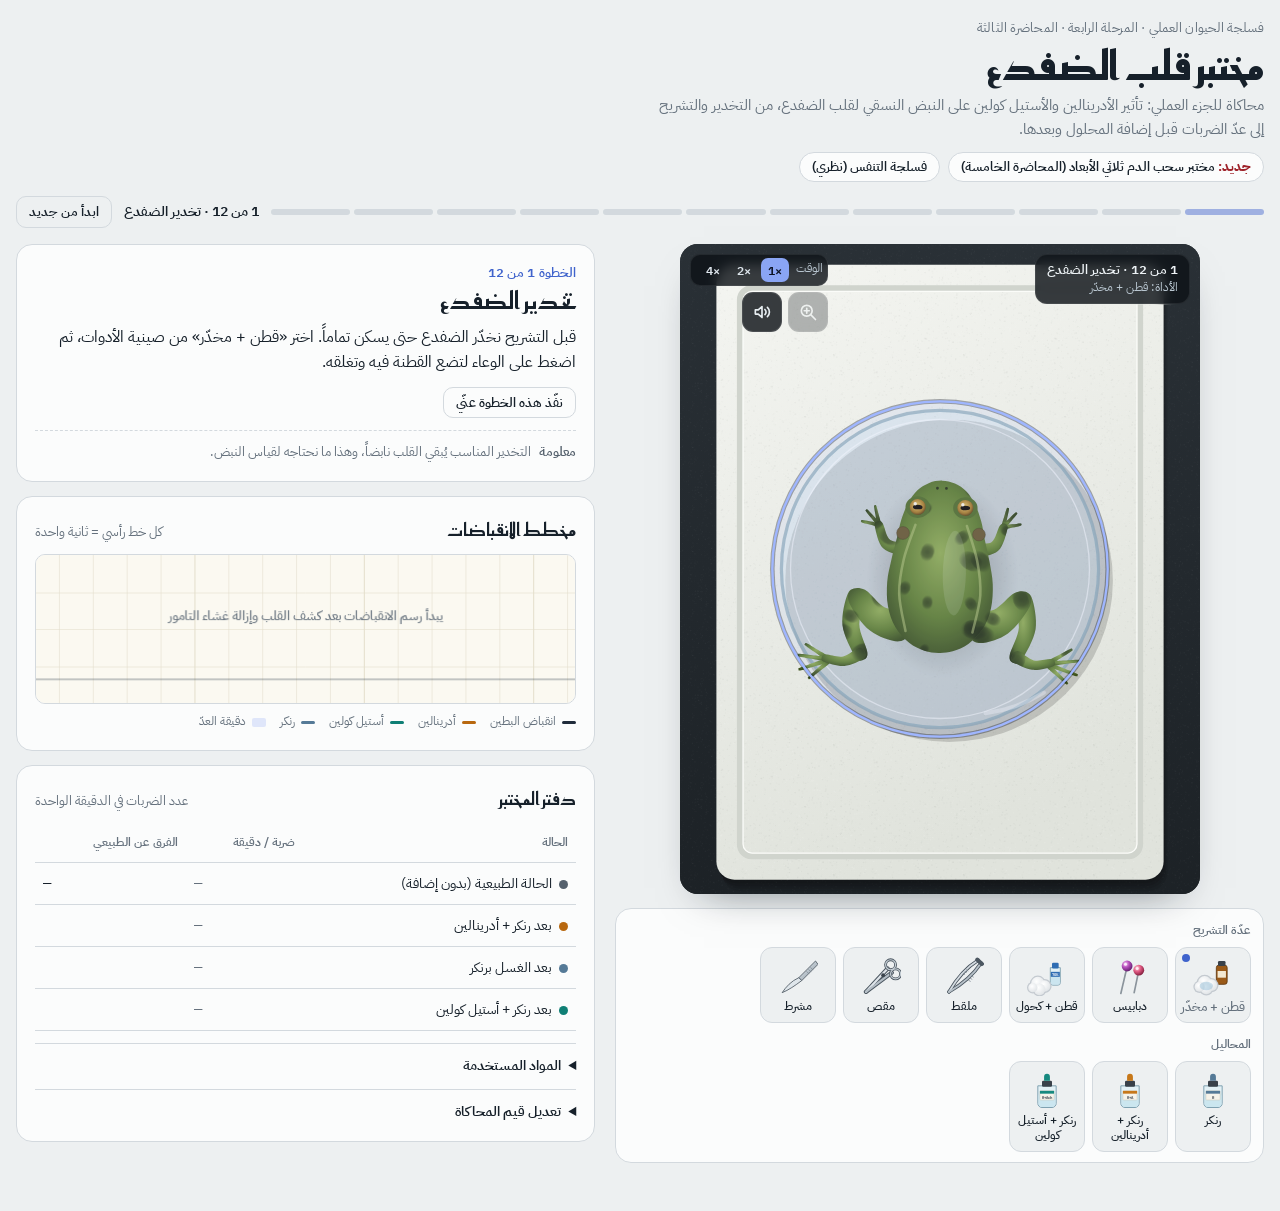
<file: index.html>
<!doctype html>
<html lang="ar" dir="rtl">
<head>
<meta charset="utf-8">
<meta name="viewport" content="width=device-width, initial-scale=1, viewport-fit=cover">
<title>مختبر قلب الضفدع</title>
<meta name="description" content="محاكاة تفاعلية للجزء العملي: تخدير الضفدع وتشريحه وكشف القلب، ثم عدّ الضربات قبل إضافة الأدرينالين والأستيل كولين وبعدها.">
<meta property="og:title" content="مختبر قلب الضفدع">
<meta property="og:description" content="محاكاة تفاعلية لتأثير الأدرينالين والأستيل كولين على نبض قلب الضفدع.">
<meta property="og:type" content="website">
<meta property="og:image" content="https://ibnsamh97-ai.github.io/frog-heart-lab/assets/preview.png">
<meta name="twitter:card" content="summary_large_image">
<link rel="icon" href="data:image/svg+xml,%3Csvg xmlns='http://www.w3.org/2000/svg' viewBox='0 0 64 64'%3E%3Crect width='64' height='64' rx='14' fill='%233f63cc'/%3E%3Cpath d='M32 52C18 42 12 34 12 25a10 10 0 0 1 20-3 10 10 0 0 1 20 3c0 9-6 17-20 27z' fill='%23fff'/%3E%3C/svg%3E">
<link rel="preconnect" href="https://fonts.googleapis.com">
<link rel="preconnect" href="https://fonts.gstatic.com" crossorigin>
<link rel="stylesheet" href="https://fonts.googleapis.com/css2?family=IBM+Plex+Mono:wght@500;600&family=IBM+Plex+Sans+Arabic:wght@400;500;600;700&family=Reem+Kufi:wght@500;600;700&display=swap">
<link rel="stylesheet" href="css/style.css">
</head>
<body>
<svg class="sprite" aria-hidden="true" focusable="false">
  <defs>
    <linearGradient id="gSteel" x1="0" y1="0" x2="1" y2="1"><stop offset="0" stop-color="#eef2f5"/><stop offset=".5" stop-color="#b9c3cb"/><stop offset="1" stop-color="#7f8b95"/></linearGradient>
    <radialGradient id="gPinHead" cx=".35" cy=".3" r=".75"><stop offset="0" stop-color="#f7c2f3"/><stop offset=".45" stop-color="#b54fbb"/><stop offset="1" stop-color="#5e1a69"/></radialGradient>
    <radialGradient id="gPinHead2" cx=".35" cy=".3" r=".75"><stop offset="0" stop-color="#ffd0dc"/><stop offset=".45" stop-color="#e05a83"/><stop offset="1" stop-color="#7b1938"/></radialGradient>
    <radialGradient id="gCottonI" cx=".4" cy=".35" r=".7"><stop offset="0" stop-color="#ffffff"/><stop offset="1" stop-color="#dfe3e6"/></radialGradient>
  </defs>
  <symbol id="ic-anest" viewBox="0 0 48 48">
    <rect x="28" y="11" width="13" height="23" rx="3" fill="#9a5a19" stroke="#5e370f" stroke-width="1"/>
    <rect x="30" y="6" width="9" height="6" rx="1.5" fill="#39414a"/>
    <rect x="29.5" y="18" width="10" height="8" fill="#f2e8d2"/>
    <g fill="#c4cad0"><circle cx="14" cy="32" r="9.5"/><circle cx="22" cy="35" r="8.5"/><circle cx="16" cy="39" r="8.5"/><circle cx="8" cy="37" r="7.5"/></g>
    <g fill="url(#gCottonI)"><circle cx="14" cy="32" r="8"/><circle cx="22" cy="35" r="7"/><circle cx="16" cy="39" r="7"/><circle cx="8" cy="37" r="6"/></g>
    <ellipse cx="16" cy="36" rx="8" ry="5" fill="#8fbad6" opacity=".45"/>
  </symbol>
  <symbol id="ic-alcohol" viewBox="0 0 48 48">
    <path d="M28 14h12v18a3 3 0 0 1-3 3h-6a3 3 0 0 1-3-3z" fill="#e3f1f6" stroke="#7fa1b1" stroke-width="1.1"/>
    <rect x="28.6" y="22" width="10.8" height="12.4" rx="2" fill="#c6e3ee" opacity=".8"/>
    <rect x="30" y="8" width="8" height="7" rx="1.5" fill="#2f6db3"/>
    <rect x="28.6" y="19" width="10.8" height="6" fill="#2f6db3"/>
    <text x="34" y="23.6" font-size="4.6" font-family="IBM Plex Mono, monospace" font-weight="600" fill="#fff" text-anchor="middle">70%</text>
    <g fill="#c4cad0"><circle cx="13" cy="33" r="9.5"/><circle cx="21" cy="36" r="8.5"/><circle cx="15" cy="40" r="8.5"/><circle cx="7" cy="38" r="7"/></g>
    <g fill="url(#gCottonI)"><circle cx="13" cy="33" r="8"/><circle cx="21" cy="36" r="7"/><circle cx="15" cy="40" r="7"/><circle cx="7" cy="38" r="5.5"/></g>
  </symbol>
  <symbol id="ic-pins" viewBox="0 0 48 48">
    <line x1="13" y1="45" x2="20" y2="15" stroke="#8b949c" stroke-width="2" stroke-linecap="round"/>
    <circle cx="20.5" cy="12" r="6.5" fill="url(#gPinHead)"/><circle cx="18.6" cy="10" r="1.8" fill="#fff" opacity=".8"/>
    <line x1="29" y1="44" x2="34" y2="20" stroke="#8b949c" stroke-width="2" stroke-linecap="round"/>
    <circle cx="34.5" cy="17" r="6.5" fill="url(#gPinHead2)"/><circle cx="32.6" cy="15" r="1.8" fill="#fff" opacity=".8"/>
  </symbol>
  <symbol id="ic-forceps" viewBox="0 0 48 48">
    <path d="M41 5 Q21 17 6 43" fill="none" stroke="#4c5761" stroke-width="4.2" stroke-linecap="round"/>
    <path d="M44.5 8.5 Q31 29 6 43" fill="none" stroke="#4c5761" stroke-width="4.2" stroke-linecap="round"/>
    <path d="M41 5 Q21 17 6 43" fill="none" stroke="#d4dbe1" stroke-width="2.2" stroke-linecap="round"/>
    <path d="M44.5 8.5 Q31 29 6 43" fill="none" stroke="#b7c1c9" stroke-width="2.2" stroke-linecap="round"/>
    <path d="M40 4.5 L45.5 9.5" stroke="#4c5761" stroke-width="5" stroke-linecap="round"/>
    <g stroke="#7c8790" stroke-width=".9"><path d="M27 16l2 2.4M25 18l2 2.4M23 20.2l2 2.4"/><path d="M33 24l2.6 1.5M31.3 26.6l2.6 1.5M29.4 29.1l2.6 1.5"/></g>
  </symbol>
  <symbol id="ic-scissors" viewBox="0 0 48 48">
    <path d="M32 15 L6 43" stroke="#4c5761" stroke-width="5" stroke-linecap="round"/>
    <path d="M37 20 L6 43" stroke="#4c5761" stroke-width="5" stroke-linecap="round"/>
    <path d="M32 15 L6 43" stroke="#dfe5ea" stroke-width="2.6" stroke-linecap="round"/>
    <path d="M37 20 L6 43" stroke="#b3bdc5" stroke-width="2.6" stroke-linecap="round"/>
    <circle cx="35.5" cy="10.5" r="6" fill="none" stroke="#4c5761" stroke-width="3.4"/>
    <circle cx="41.5" cy="21.5" r="6" fill="none" stroke="#4c5761" stroke-width="3.4"/>
    <circle cx="35.5" cy="10.5" r="6" fill="none" stroke="#c5ced5" stroke-width="1.4"/>
    <circle cx="41.5" cy="21.5" r="6" fill="none" stroke="#c5ced5" stroke-width="1.4"/>
    <circle cx="26.5" cy="23" r="2.2" fill="#39424b"/>
  </symbol>
  <symbol id="ic-scalpel" viewBox="0 0 48 48">
    <path d="M45 6 L25 26 L28.5 29.5 L48 10 Z" fill="url(#gSteel)" stroke="#4c5761" stroke-width="1"/>
    <g stroke="#7c8790" stroke-width=".9"><path d="M39 13.6l3.3 3.3M36.6 16l3.3 3.3M34.2 18.4l3.3 3.3"/></g>
    <path d="M25 26 C16 30 9.5 37 5 44 C12.5 41 20.5 35.5 28.5 29.5 Z" fill="#dfe6eb" stroke="#4c5761" stroke-width="1"/>
  </symbol>
  <symbol id="ic-ringer" viewBox="0 0 48 48">
    <path d="M13 19h22v21a5 5 0 0 1-5 5H18a5 5 0 0 1-5-5z" fill="#e3f1f6" stroke="#7fa1b1" stroke-width="1.2"/>
    <rect x="13.7" y="28" width="20.6" height="16.3" rx="4" fill="#c7e4ee" opacity=".85"/>
    <rect x="15.5" y="25" width="17" height="11" rx="1" fill="#f6f3ea" stroke="#cbc6b6" stroke-width=".6"/>
    <rect x="15.5" y="25" width="17" height="3.4" fill="#557a97"/>
    <rect x="18" y="13" width="12" height="7" rx="1.5" fill="#39414a"/>
    <path d="M20.5 13V8a3.5 3.5 0 0 1 7 0v5z" fill="#557a97"/>
    <text x="24" y="34.2" font-size="5" font-family="IBM Plex Mono, monospace" font-weight="600" fill="#39414a" text-anchor="middle">R</text>
  </symbol>
  <symbol id="ic-adr" viewBox="0 0 48 48">
    <path d="M13 19h22v21a5 5 0 0 1-5 5H18a5 5 0 0 1-5-5z" fill="#e3f1f6" stroke="#7fa1b1" stroke-width="1.2"/>
    <rect x="13.7" y="28" width="20.6" height="16.3" rx="4" fill="#c7e4ee" opacity=".85"/>
    <rect x="15.5" y="25" width="17" height="11" rx="1" fill="#f6f3ea" stroke="#cbc6b6" stroke-width=".6"/>
    <rect x="15.5" y="25" width="17" height="3.4" fill="#c7781a"/>
    <rect x="18" y="13" width="12" height="7" rx="1.5" fill="#39414a"/>
    <path d="M20.5 13V8a3.5 3.5 0 0 1 7 0v5z" fill="#c7781a"/>
    <text x="24" y="34.2" font-size="5" font-family="IBM Plex Mono, monospace" font-weight="600" fill="#39414a" text-anchor="middle">R+A</text>
  </symbol>
  <symbol id="ic-ach" viewBox="0 0 48 48">
    <path d="M13 19h22v21a5 5 0 0 1-5 5H18a5 5 0 0 1-5-5z" fill="#e3f1f6" stroke="#7fa1b1" stroke-width="1.2"/>
    <rect x="13.7" y="28" width="20.6" height="16.3" rx="4" fill="#c7e4ee" opacity=".85"/>
    <rect x="15.5" y="25" width="17" height="11" rx="1" fill="#f6f3ea" stroke="#cbc6b6" stroke-width=".6"/>
    <rect x="15.5" y="25" width="17" height="3.4" fill="#16897f"/>
    <rect x="18" y="13" width="12" height="7" rx="1.5" fill="#39414a"/>
    <path d="M20.5 13V8a3.5 3.5 0 0 1 7 0v5z" fill="#16897f"/>
    <text x="24" y="34.2" font-size="4.6" font-family="IBM Plex Mono, monospace" font-weight="600" fill="#39414a" text-anchor="middle">R+Ach</text>
  </symbol>
</svg>

<div class="app" dir="rtl" lang="ar">
  <header class="top">
    <div class="eyebrow">فسلجة الحيوان العملي · المرحلة الرابعة · المحاضرة الثالثة</div>
    <h1>مختبر قلب الضفدع</h1>
    <p class="sub">محاكاة للجزء العملي: تأثير الأدرينالين والأستيل كولين على النبض النسقي لقلب الضفدع، من التخدير والتشريح إلى عدّ الضربات قبل إضافة المحلول وبعدها.</p>
    <nav class="more-labs" aria-label="مختبرات أخرى"><a href="blood/"><b>جديد:</b> مختبر سحب الدم ثلاثي الأبعاد (المحاضرة الخامسة)</a><a href="respiration/">فسلجة التنفس (نظري)</a></nav>
    <div class="progress">
      <div class="segs" id="segs" aria-hidden="true"></div>
      <span class="step-label" id="stepLabel"></span>
      <button class="btn sm quiet" id="resetBtn" type="button">ابدأ من جديد</button>
    </div>
  </header>

  <main class="lab">
    <div class="col-a">
      <div class="stage-wrap" id="stageWrap">
        <svg id="stage" viewBox="0 0 800 1000" role="img" aria-label="لوح التشريح وعليه الضفدع">
          <defs id="defs"></defs>
          <g id="world"></g>
        </svg>
        <div class="hud">
          <div class="sw" id="sw" hidden>
            <div class="sw-time" id="swTime">00:00.0</div>
            <div class="sw-bar"><i id="swBar"></i></div>
            <div class="sw-row"><span>الضربات</span><b id="swCount">0</b></div>
            <div class="sw-state" id="swState"><i></i><span>النبض مستقر</span></div>
          </div>
          <div class="speed" role="group" aria-label="سرعة الوقت">
            <span>الوقت</span>
            <button type="button" data-speed="1" aria-pressed="true">×1</button>
            <button type="button" data-speed="2" aria-pressed="false">×2</button>
            <button type="button" data-speed="4" aria-pressed="false">×4</button>
          </div>
        <div class="stage-ctl">
          <button class="icon-btn" id="zoomBtn" type="button" aria-pressed="false" aria-label="تكبير على القلب" title="تكبير على القلب" disabled>
            <svg viewBox="0 0 24 24" fill="none" stroke="currentColor" stroke-width="2" stroke-linecap="round"><circle cx="10.5" cy="10.5" r="6.5"/><path d="M15.5 15.5 21 21M10.5 7.5v6M7.5 10.5h6"/></svg>
          </button>
          <button class="icon-btn" id="soundBtn" type="button" aria-pressed="false" aria-label="صوت النبض" title="صوت النبض">
            <svg viewBox="0 0 24 24" fill="none" stroke="currentColor" stroke-width="2" stroke-linecap="round" stroke-linejoin="round"><path d="M4 9.5h3.5L12 5.5v13l-4.5-4H4z"/><path d="M15.5 9a4 4 0 0 1 0 6M18.5 6.5a7.5 7.5 0 0 1 0 11"/></svg>
          </button>
        </div>
        </div>
        <div class="stage-chip" id="stageChip" aria-hidden="true"></div>
        <button class="btn primary stage-next" id="stageNext" type="button" hidden>الخطوة التالية ←</button>
        <div class="toast" id="toast" role="status" aria-live="polite"></div>
      </div>
      <div class="tray" id="tray" aria-label="صينية الأدوات"></div>
    </div>

    <div class="col-b">
      <section class="card" id="card"></section>

      <section class="panel kymo">
        <div class="panel-h"><h2>مخطط الانقباضات</h2><span class="muted">كل خط رأسي = ثانية واحدة</span></div>
        <canvas id="kymo" aria-label="مخطط يرسم انقباضات القلب مع الزمن"></canvas>
        <div class="legend">
          <span><i style="background:var(--trace)"></i>انقباض البطين</span>
          <span><i style="background:var(--adr)"></i>أدرينالين</span>
          <span><i style="background:var(--ach)"></i>أستيل كولين</span>
          <span><i style="background:var(--ringer)"></i>رنكر</span>
          <span><i style="background:var(--glove-soft);height:9px"></i>دقيقة العدّ</span>
        </div>
      </section>

      <section class="panel notebook">
        <div class="panel-h"><h2>دفتر المختبر</h2><span class="muted">عدد الضربات في الدقيقة الواحدة</span></div>
        <div class="tbl-wrap"><table>
          <thead><tr><th>الحالة</th><th>ضربة / دقيقة</th><th>الفرق عن الطبيعي</th></tr></thead>
          <tbody id="nbBody"></tbody>
        </table></div>
        <details>
          <summary>المواد المستخدمة</summary>
          <ul>
            <li>محلول رنكر</li><li>عقار الأدرينالين</li><li>عقار الأستيل كولين</li><li>كحول وقطن</li>
            <li>عدة التشريح</li><li>لوح التشريح</li><li>دبابيس للتثبيت</li><li>الضفدع</li>
          </ul>
        </details>
        <details>
          <summary>تعديل قيم المحاكاة</summary>
          <div class="vals">
            <label for="vBase">الطبيعي<input id="vBase" type="number" min="20" max="140" inputmode="numeric"></label>
            <label for="vAdr">مع الأدرينالين<input id="vAdr" type="number" min="20" max="160" inputmode="numeric"></label>
            <label for="vAch">مع الأستيل كولين<input id="vAch" type="number" min="10" max="140" inputmode="numeric"></label>
          </div>
          <p class="note" id="valsNote">القيم الافتراضية: 70 في الحالة الطبيعية و50 مع الأستيل كولين حسب نتيجة مختبرك، و80 مع الأدرينالين (زيادة 10 ضربات كما في استنتاج المحاضرة). غيّرها لتطابق نتائجك وستُطبَّق على الإضافات القادمة.</p>
        </details>
      </section>
    </div>
  </main>
</div>

<script src="js/config.js"></script>
<script src="js/app.js"></script>
</body>
</html>
</file>
<file: css/style.css>
:root{padding-top:env(safe-area-inset-top,0px);padding-bottom:env(safe-area-inset-bottom,0px)}
body{margin:0}
img{max-width:100%}
[hidden]{display:none!important}

/* Layout: bench-and-notebook — the dissection stage leads, a lab-notebook column follows it */
:root{
  --paper:#edf0f1; --surface:#fbfcfc; --ink:#16202a; --ink-2:#55616d; --muted:#65717d; --line:#d3d9de;
  --glove:#3f63cc; --glove-ink:#ffffff; --glove-soft:#dfe6fa;
  --blood:#9e2129; --adr:#b8680f; --ach:#0f7f75; --ringer:#557a97; --ok:#25804a; --warn:#a85d12;
  --paper-k:#fbf9f1; --grid-k:#e4dfcc; --trace:#1f2b3a;
  --f-display:"Reem Kufi","Noto Kufi Arabic","IBM Plex Sans Arabic",system-ui,sans-serif;
  --f-body:"IBM Plex Sans Arabic","Noto Sans Arabic","Segoe UI",system-ui,sans-serif;
  --f-mono:"IBM Plex Mono",ui-monospace,"SFMono-Regular",Menlo,monospace;
}
@media (prefers-color-scheme: dark){
  :root:not([data-theme="light"]){
    --paper:#0f1418; --surface:#161d23; --ink:#e6ebef; --ink-2:#aab5bf; --muted:#93a0ab; --line:#28323b;
    --glove:#8aa5f4; --glove-ink:#0c1222; --glove-soft:#1d2844;
    --blood:#e2666d; --adr:#e7a24c; --ach:#3fc4b6; --ringer:#8fb0ca; --ok:#5ccf86; --warn:#e6a157;
    --paper-k:#141a20; --grid-k:#252e37; --trace:#dbe5ee;
    color-scheme:dark;
  }
}
:root[data-theme="dark"]{
  --paper:#0f1418; --surface:#161d23; --ink:#e6ebef; --ink-2:#aab5bf; --muted:#93a0ab; --line:#28323b;
  --glove:#8aa5f4; --glove-ink:#0c1222; --glove-soft:#1d2844;
  --blood:#e2666d; --adr:#e7a24c; --ach:#3fc4b6; --ringer:#8fb0ca; --ok:#5ccf86; --warn:#e6a157;
  --paper-k:#141a20; --grid-k:#252e37; --trace:#dbe5ee;
  color-scheme:dark;
}
*{box-sizing:border-box}
body{background:var(--paper);color:var(--ink);font-family:var(--f-body);font-size:15px;line-height:1.65;direction:rtl}
.app{max-width:1280px;margin:0 auto;padding-block:18px 48px;padding-left:max(16px, env(safe-area-inset-left, 0px));padding-right:max(16px, env(safe-area-inset-right, 0px))}
.sprite{position:absolute;width:0;height:0;overflow:hidden}

/* header */
.top{display:grid;gap:4px;margin-bottom:16px}
.eyebrow{font-size:12.5px;color:var(--muted);letter-spacing:.01em}
.more-labs{display:flex;flex-wrap:wrap;gap:6px 8px;margin-top:6px}
.more-labs a{font-size:13px;font-weight:600;padding:5px 12px;border-radius:999px;border:1px solid var(--line);background:var(--surface);color:var(--ink);text-decoration:none;line-height:1.4}
.more-labs a:hover{border-color:var(--blood)}
.more-labs a b{color:var(--blood)}
h1{font-family:var(--f-display);font-weight:700;font-size:clamp(28px,4.2vw,40px);line-height:1.15;margin:0;text-wrap:balance}
.sub{margin:0;color:var(--muted);max-width:68ch}
.progress{display:flex;align-items:center;gap:12px;flex-wrap:wrap;margin-top:10px}
.segs{display:flex;gap:4px;flex:1 1 260px;min-width:0}
.seg{height:6px;flex:1;border-radius:3px;background:var(--line);transition:background .3s}
.seg.done{background:var(--glove)}
.seg.cur{background:var(--glove);opacity:.45}
.step-label{font-size:13.5px;font-weight:600;white-space:nowrap}

/* main grid */
.lab{display:grid;grid-template-columns:minmax(0,1.12fr) minmax(0,1fr);gap:20px;align-items:start}
.col-a,.col-b{display:grid;gap:14px;min-width:0}
.col-a{position:sticky;top:max(12px, env(safe-area-inset-top, 0px))}
@media (min-width: 901px){.tray{flex-wrap:wrap}.tools{flex-wrap:wrap}}
@media (max-width: 900px){
  .lab{grid-template-columns:minmax(0,1fr);gap:12px}
  .col-a,.col-b{display:contents}
  #card{order:1}.stage-wrap{order:2}.tray{order:3}.kymo{order:4}.notebook{order:5}
}

/* stage */
.stage-wrap{position:relative;width:100%;max-width:min(100%, max(400px, calc((100vh - 250px) * .8)));max-width:min(100%, max(400px, calc((100dvh - 250px) * .8)));min-width:0;margin-inline:auto;aspect-ratio:4/5;border-radius:18px;overflow:hidden;background:#1d2327;box-shadow:0 1px 0 rgba(255,255,255,.04) inset,0 18px 40px -24px rgba(10,20,30,.55)}
@media (max-width: 900px){.stage-wrap{max-width:min(100%, calc(72vh * .8));max-width:min(100%, calc(72dvh * .8))}}
#stage{display:block;width:100%;height:100%;user-select:none;-webkit-user-select:none;-webkit-touch-callout:none}
.stage-wrap.armed #stage{touch-action:none}
@media (hover:hover) and (pointer:fine){.stage-wrap.armed #stage{cursor:none}}

.hud{position:absolute;top:10px;left:10px;display:flex;flex-direction:column;gap:6px;align-items:flex-start;direction:rtl;pointer-events:none}
.hud > *{pointer-events:auto}
.sw{background:rgba(14,19,24,.82);color:#eef3f6;border:1px solid rgba(255,255,255,.08);border-radius:12px;padding:8px 12px 9px;min-width:132px;backdrop-filter:blur(6px);-webkit-backdrop-filter:blur(6px)}
.sw-time{font-family:var(--f-mono);font-size:24px;font-weight:600;letter-spacing:.02em;direction:ltr;text-align:left;font-variant-numeric:tabular-nums;line-height:1.1}
.sw-bar{height:3px;border-radius:2px;background:rgba(255,255,255,.14);margin:6px 0 6px;overflow:hidden;direction:ltr}
.sw-bar i{display:block;height:100%;width:0;background:#8aa5f4}
.sw-row{display:flex;justify-content:space-between;align-items:baseline;font-size:12px;color:#b9c6d0;gap:10px}
.sw-row b{font-family:var(--f-mono);font-size:20px;color:#fff;font-variant-numeric:tabular-nums}
.sw-row b.flash{color:#ff9aa0}
.sw-state{font-size:11.5px;color:#cfd8df;margin-top:3px;display:flex;align-items:center;gap:6px}
.sw-state i{width:7px;height:7px;border-radius:50%;background:#5ccf86;display:inline-block}
.sw-state.changing i{background:#e6a157;animation:blink .9s infinite}
.speed{display:flex;align-items:center;gap:3px;background:rgba(14,19,24,.82);border:1px solid rgba(255,255,255,.08);border-radius:10px;padding:3px 4px 3px 8px;color:#b9c6d0;font-size:11.5px;backdrop-filter:blur(6px);-webkit-backdrop-filter:blur(6px)}
.speed span{margin-inline-end:4px}
.speed button{font:600 12px/1 var(--f-mono);color:#dfe7ee;background:transparent;border:0;border-radius:7px;padding:6px 7px;cursor:pointer}
.speed button[aria-pressed="true"]{background:#8aa5f4;color:#0c1222}
.stage-ctl{display:flex;gap:6px}
.stage-chip{position:absolute;top:10px;right:10px;max-width:46%;pointer-events:none;background:rgba(14,19,24,.82);color:#eef3f6;border:1px solid rgba(255,255,255,.08);border-radius:12px;padding:6px 11px 7px;font-size:12px;line-height:1.45;backdrop-filter:blur(6px);-webkit-backdrop-filter:blur(6px)}
.stage-chip b{display:block;font-size:12.5px;font-weight:600}
.stage-chip span{color:#b9c6d0}
.stage-next{position:absolute;bottom:10px;right:10px;box-shadow:0 8px 20px -8px rgba(0,0,0,.6)}
.icon-btn{width:40px;height:40px;display:grid;place-items:center;border-radius:11px;border:1px solid rgba(255,255,255,.1);background:rgba(14,19,24,.82);color:#e8eef2;cursor:pointer;backdrop-filter:blur(6px);-webkit-backdrop-filter:blur(6px)}
.icon-btn svg{width:20px;height:20px}
.icon-btn[aria-pressed="true"]{background:#8aa5f4;color:#0c1222}
.icon-btn:disabled{opacity:.35;cursor:not-allowed}
.toast{position:absolute;bottom:64px;left:50%;transform:translate(-50%,10px);max-width:min(88%,420px);width:max-content;background:rgba(14,19,24,.9);color:#f2f5f7;border-radius:12px;padding:9px 14px;font-size:13.5px;line-height:1.5;opacity:0;pointer-events:none;transition:opacity .25s,transform .25s;text-align:center}
.toast.show{opacity:1;transform:translate(-50%,0)}
.toast.warn{background:rgba(120,30,30,.94)}
.toast.ok{background:rgba(22,80,48,.94)}

/* tray */
.tray{display:flex;gap:12px 16px;overflow-x:auto;padding:12px 12px 10px;border-radius:16px;background:var(--surface);border:1px solid var(--line);scrollbar-width:thin}
.tgroup{display:flex;flex-direction:column;gap:6px;flex:none}
.tgroup h3{font-size:12px;color:var(--muted);margin:0;font-weight:600}
.tools{display:flex;gap:7px}
.tool{position:relative;display:flex;flex-direction:column;align-items:center;gap:3px;width:76px;padding:8px 4px 7px;border-radius:12px;border:1px solid var(--line);background:var(--paper);color:var(--ink);font:500 12px/1.3 var(--f-body);cursor:pointer;text-align:center;transition:border-color .15s,background .15s}
.tool svg{width:40px;height:40px;flex:none}
.tool:hover{border-color:var(--glove)}
.tool[aria-pressed="true"]{border-color:var(--glove);background:var(--glove-soft);box-shadow:0 0 0 1.5px var(--glove) inset}
.tool.hint::after{content:"";position:absolute;top:6px;left:6px;width:8px;height:8px;border-radius:50%;background:var(--glove);box-shadow:0 0 0 0 var(--glove);animation:ping 1.5s infinite}

/* card + panels */
.card,.panel{background:var(--surface);border:1px solid var(--line);border-radius:16px;padding:18px}
.kicker{font-size:12.5px;font-weight:600;color:var(--glove);letter-spacing:.01em}
.card h2{font-family:var(--f-display);font-weight:600;font-size:24px;line-height:1.25;margin:2px 0 8px;text-wrap:balance}
.card p{margin:0 0 10px}
.card .lead{font-size:15.5px}
.tip{display:flex;gap:8px;font-size:13px;color:var(--muted);border-top:1px dashed var(--line);padding-top:10px;margin-top:12px}
.tip b{color:var(--ink-2);font-weight:600;flex:none}
.row{display:flex;flex-wrap:wrap;gap:8px;align-items:center}
.actions{margin-top:12px}
.btn{font:600 14px/1.2 var(--f-body);border-radius:10px;padding:11px 16px;border:1px solid var(--line);background:var(--paper);color:var(--ink);cursor:pointer;transition:filter .15s,background .15s}
.btn:hover:not(:disabled){filter:brightness(.97)}
.btn.primary{background:var(--glove);border-color:var(--glove);color:var(--glove-ink)}
.btn.sm{padding:7px 12px;font-size:13px}
.btn.quiet{background:transparent}
.btn:disabled{opacity:.45;cursor:not-allowed}
.btn.tap{min-width:118px;display:inline-flex;gap:8px;justify-content:center;align-items:baseline}
.btn.tap b{font-family:var(--f-mono);font-variant-numeric:tabular-nums}
.btn:focus-visible,.tool:focus-visible,.icon-btn:focus-visible,.speed button:focus-visible,summary:focus-visible,input:focus-visible{outline:3px solid var(--glove);outline-offset:2px}
.chip{display:inline-flex;align-items:center;gap:7px;font-size:13px;padding:4px 11px;border-radius:999px;background:var(--glove-soft);color:var(--ink)}
.chip i{width:8px;height:8px;border-radius:50%;background:var(--muted);flex:none}
.chip.ok i{background:var(--ok)}
.chip.warn i{background:var(--warn);animation:blink .9s infinite}
.bar{height:8px;border-radius:4px;background:var(--line);overflow:hidden;margin:4px 0 6px;direction:ltr}
.bar i{display:block;height:100%;width:0;background:var(--glove);transition:width .15s linear}
.meas{display:grid;gap:10px;margin-top:6px}
.hint{font-size:12.5px;color:var(--muted);margin:0}
.result{display:flex;flex-wrap:wrap;align-items:flex-end;gap:6px 16px;padding:12px 14px;border-radius:12px;background:var(--paper);border:1px solid var(--line)}
.result .big{display:flex;align-items:baseline;gap:8px}
.result .big b{font-family:var(--f-mono);font-size:44px;line-height:1;color:var(--blood);font-variant-numeric:tabular-nums}
.result .big span{font-weight:600}
.result .mine{margin:0;font-size:13px;color:var(--muted)}
.panel-h{display:flex;justify-content:space-between;align-items:baseline;gap:10px;flex-wrap:wrap;margin-bottom:10px}
.panel h2{font-family:var(--f-display);font-weight:600;font-size:18px;margin:0}
.muted{color:var(--muted);font-size:12.5px}
#kymo{display:block;width:100%;height:150px;border-radius:10px;border:1px solid var(--line)}
.legend{display:flex;flex-wrap:wrap;gap:6px 14px;margin-top:8px;font-size:12px;color:var(--muted)}
.legend span{display:inline-flex;align-items:center;gap:6px}
.legend i{width:14px;height:3px;border-radius:2px;display:inline-block}

/* notebook */
.tbl-wrap{overflow-x:auto}
table{width:100%;border-collapse:collapse;font-size:14px}
th,td{padding:9px 8px;text-align:right;border-bottom:1px solid var(--line);vertical-align:middle}
th{font-size:12px;color:var(--muted);font-weight:600}
td.num{font-family:var(--f-mono);font-variant-numeric:tabular-nums;text-align:left;white-space:nowrap}
td.num.empty{color:var(--muted)}
tr.fresh td{animation:fresh 1.4s ease-out}
.sw-dot{display:inline-block;width:9px;height:9px;border-radius:50%;margin-inline-end:7px;vertical-align:middle}
details{margin-top:12px;border-top:1px solid var(--line);padding-top:10px}
summary{cursor:pointer;font-weight:600;font-size:14px}
details ul{margin:8px 0 0;padding-inline-start:20px;columns:2;column-gap:24px;font-size:13.5px}
@media (max-width:420px){details ul{columns:1}}
.vals{display:grid;grid-template-columns:repeat(3,minmax(0,1fr));gap:10px;margin-top:10px}
.vals label{display:grid;gap:4px;font-size:12.5px;color:var(--muted)}
.vals input{font:600 16px var(--f-mono);padding:8px 10px;border-radius:9px;border:1px solid var(--line);background:var(--paper);color:var(--ink);width:100%;direction:ltr}
.note{font-size:12.5px;color:var(--muted);margin:8px 0 0}

/* results */
.chart{width:100%;height:auto;display:block;margin:4px 0 10px}
.concl{font-size:15px;padding:12px 14px;border-radius:12px;background:var(--paper);border:1px solid var(--line)}
.why{margin-top:14px}
.why h3{font-size:15px;margin:0 0 6px;font-weight:700}
.why ol{margin:0;padding-inline-start:22px;display:grid;gap:4px;font-size:14px}
.why ol li::marker{color:var(--muted);font-family:var(--f-mono);font-size:12px}
.why.adr h3{color:var(--adr)}
.why.ach h3{color:var(--ach)}
.ltr{direction:ltr;unicode-bidi:isolate;display:inline-block}

/* svg guide animations */
.pulse{animation:pulse 1.6s ease-in-out infinite;transform-box:fill-box;transform-origin:center}
.march{animation:march 1s linear infinite}
@media (max-width: 900px){
  .tray{position:sticky;bottom:max(8px, env(safe-area-inset-bottom, 0px));z-index:6;gap:10px;padding:8px;box-shadow:0 10px 30px -10px rgba(0,0,0,.45)}
  .tgroup h3{display:none}
  .tgroup + .tgroup{border-inline-start:1px solid var(--line);padding-inline-start:10px}
  .tool{width:64px;padding:6px 3px 5px;font-size:11px}
  .tool svg{width:30px;height:30px}
}
@media (max-width: 600px){.sub{display:none}h1{font-size:26px}.top{margin-bottom:10px}.progress{margin-top:4px}.card{padding:14px}.card h2{font-size:20px}}
@media (max-width: 520px){.stage-chip{font-size:11px;padding:5px 9px 6px}.stage-chip b{font-size:11.5px}.sw{min-width:104px;padding:6px 9px 7px}.sw-time{font-size:18px}.sw-row b{font-size:16px}.sw-row,.sw-state{font-size:11px}.speed button{padding:5px 6px}.icon-btn{width:36px;height:36px}}
@keyframes pulse{0%,100%{opacity:.95;transform:scale(1)}50%{opacity:.4;transform:scale(1.12)}}
@keyframes march{to{stroke-dashoffset:-18}}
@keyframes ping{0%{box-shadow:0 0 0 0 color-mix(in srgb,var(--glove) 60%,transparent)}100%{box-shadow:0 0 0 9px transparent}}
@keyframes blink{50%{opacity:.35}}
@keyframes fresh{0%{background:var(--glove-soft)}100%{background:transparent}}
@media (prefers-reduced-motion: reduce){
  .pulse,.march,.tool.hint::after,.chip.warn i,.sw-state.changing i{animation:none}
  .toast{transition:none}
}
</file>
